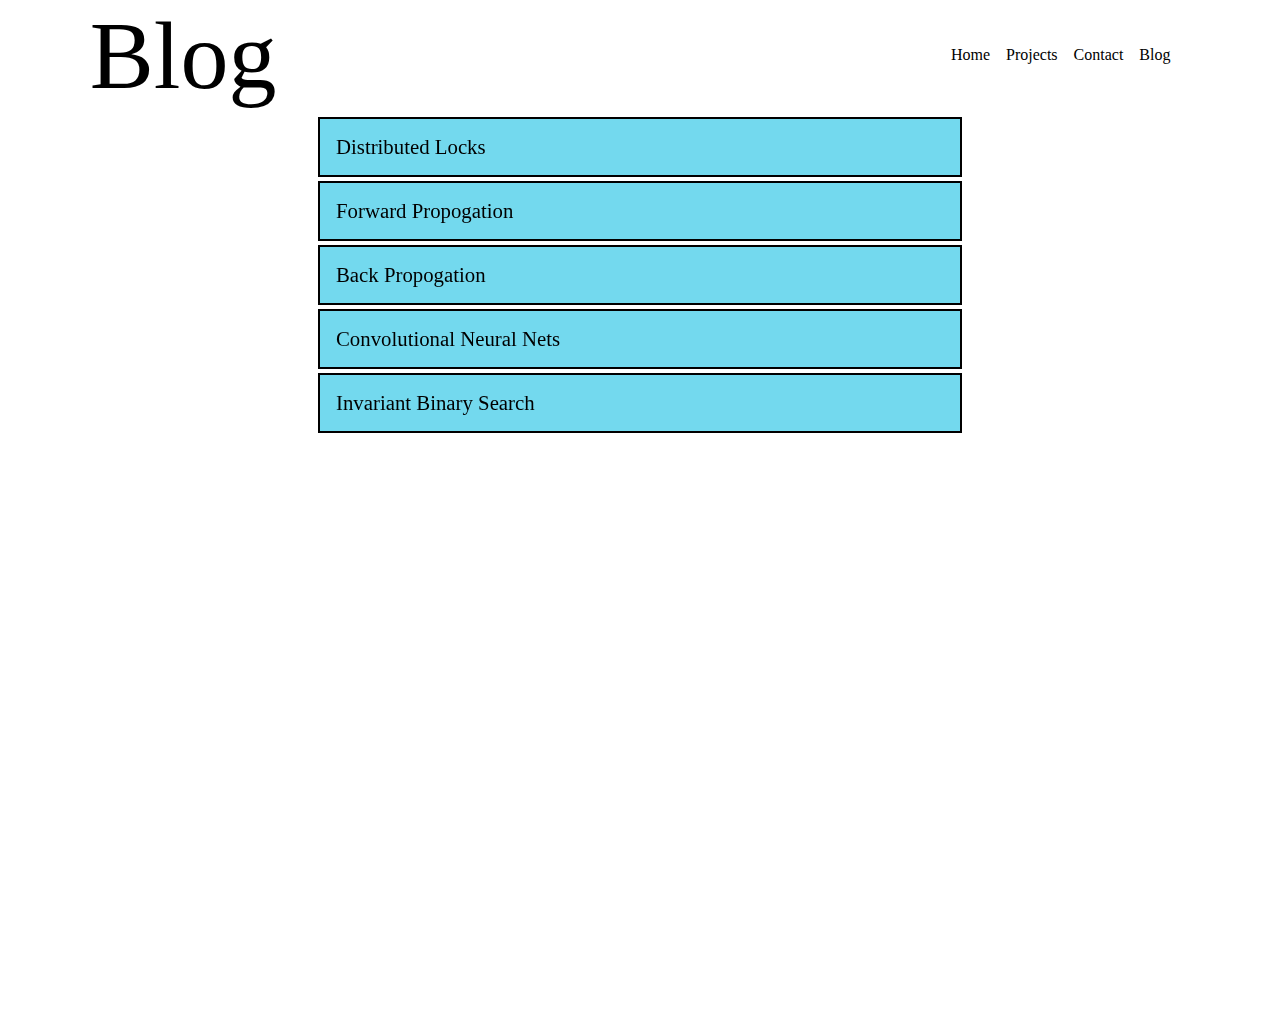
<file: pages/blog.html>
<!DOCTYPE html>
<html lang="en">
  <head>
    <meta charset="UTF-8" />
    <meta http-equiv="X-UA-Compatible" content="IE=edge" />
    <meta name="viewport" content="width=device-width, initial-scale=1.0" />
    <link href="https://unpkg.com/aos@2.3.1/dist/aos.css" rel="stylesheet" />
    <script src="https://unpkg.com/aos@2.3.1/dist/aos.js"></script>
    <link rel="icon" href="../images/updatedlogo.png" />
    <link rel="stylesheet" href="../css/blog.css" />
    <title>Blogs</title>
  </head>
  <body>
    <div class="header flex">
      <h1 class="title">Blog</h1>

      <div class="navbar">
        <a href="../index.html">Home</a>
        <a href="projects.html">Projects</a>
        <a href="contact.html">Contact</a>
        <a href="">Blog</a>
      </div>
    </div>

    <div data-aos="fade-up" class="container">
      <div class="blog">
        <a href="blog-posts/blogpost5.html">Distributed Locks</a>
      </div>
      <div class="blog">
        <a href="blog-posts/blogpost1.html">Forward Propogation</a>
      </div>
      <div class="blog">
        <a href="blog-posts/blogpost3.html">Back Propogation</a>
      </div>
      <div class="blog">
        <a href="blog-posts/blogpost2.html">Convolutional Neural Nets</a>
      </div>
      <div class="blog">
        <a href="blog-posts/blogpost4.html">Invariant Binary Search</a>
      </div>
    </div>

    <script>
      AOS.init();
    </script>
  </body>
</html>
</file>
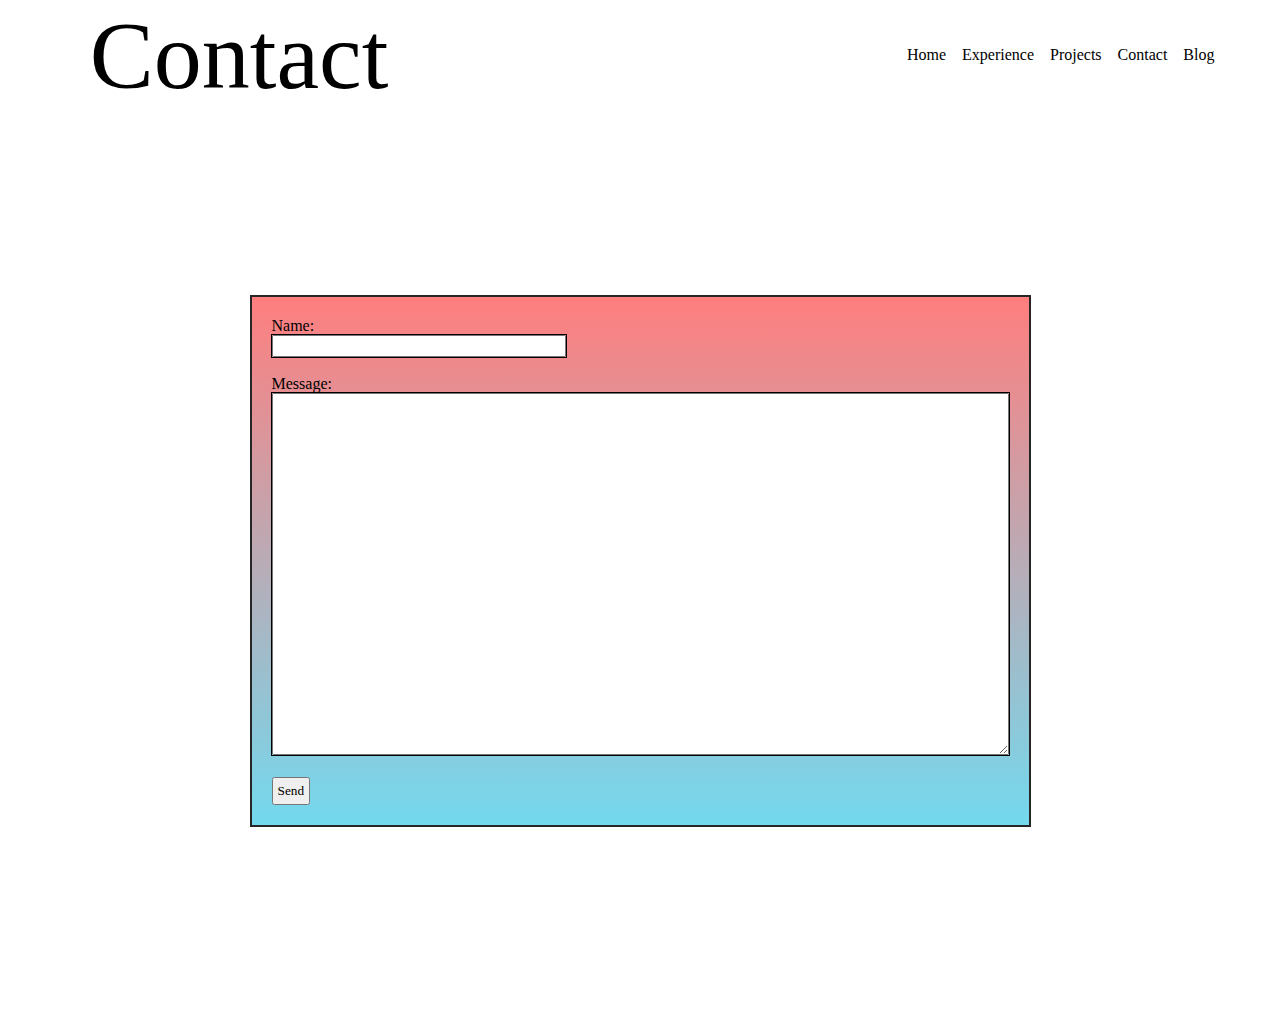
<file: pages/contact.html>
<!DOCTYPE html>
<html lang="en">
  <head>
    <meta charset="UTF-8" />
    <meta http-equiv="X-UA-Compatible" content="IE=edge" />
    <meta name="viewport" content="width=device-width, initial-scale=1.0" />
    <link rel="stylesheet" href="../css/contact.css" />
    <link rel="icon" href="../images/updatedlogo.png">
    <title>Contact</title>
  </head>
  <body>
    <div class="header flex">
      <h1 class="title">Contact</h1>
      <div class="navbar">
        <a href="../index.html">Home</a>
        <a href="experience.html">Experience</a>
        <a href="projects.html">Projects</a>
        <a href="">Contact</a>
        <a href="blog.html">Blog</a>
      </div>
    </div>

    <div class="container flex">
      <form
        action="mailto:anirvinv@gmail.com"
        method="POST"
        enctype="multipart/form-data"
        name="EmailForm"
      >
        <p>Name:</p>
        <input type="text" size="30" name="ContactName" />
        <br />
        <br />
        <p>Message:</p>
        <textarea name="ContactCommentt" rows="20" cols="80"> </textarea>
        <br /><br />
        <input type="submit" value="Send" />
      </form>
    </div>
  </body>
</html>
</file>
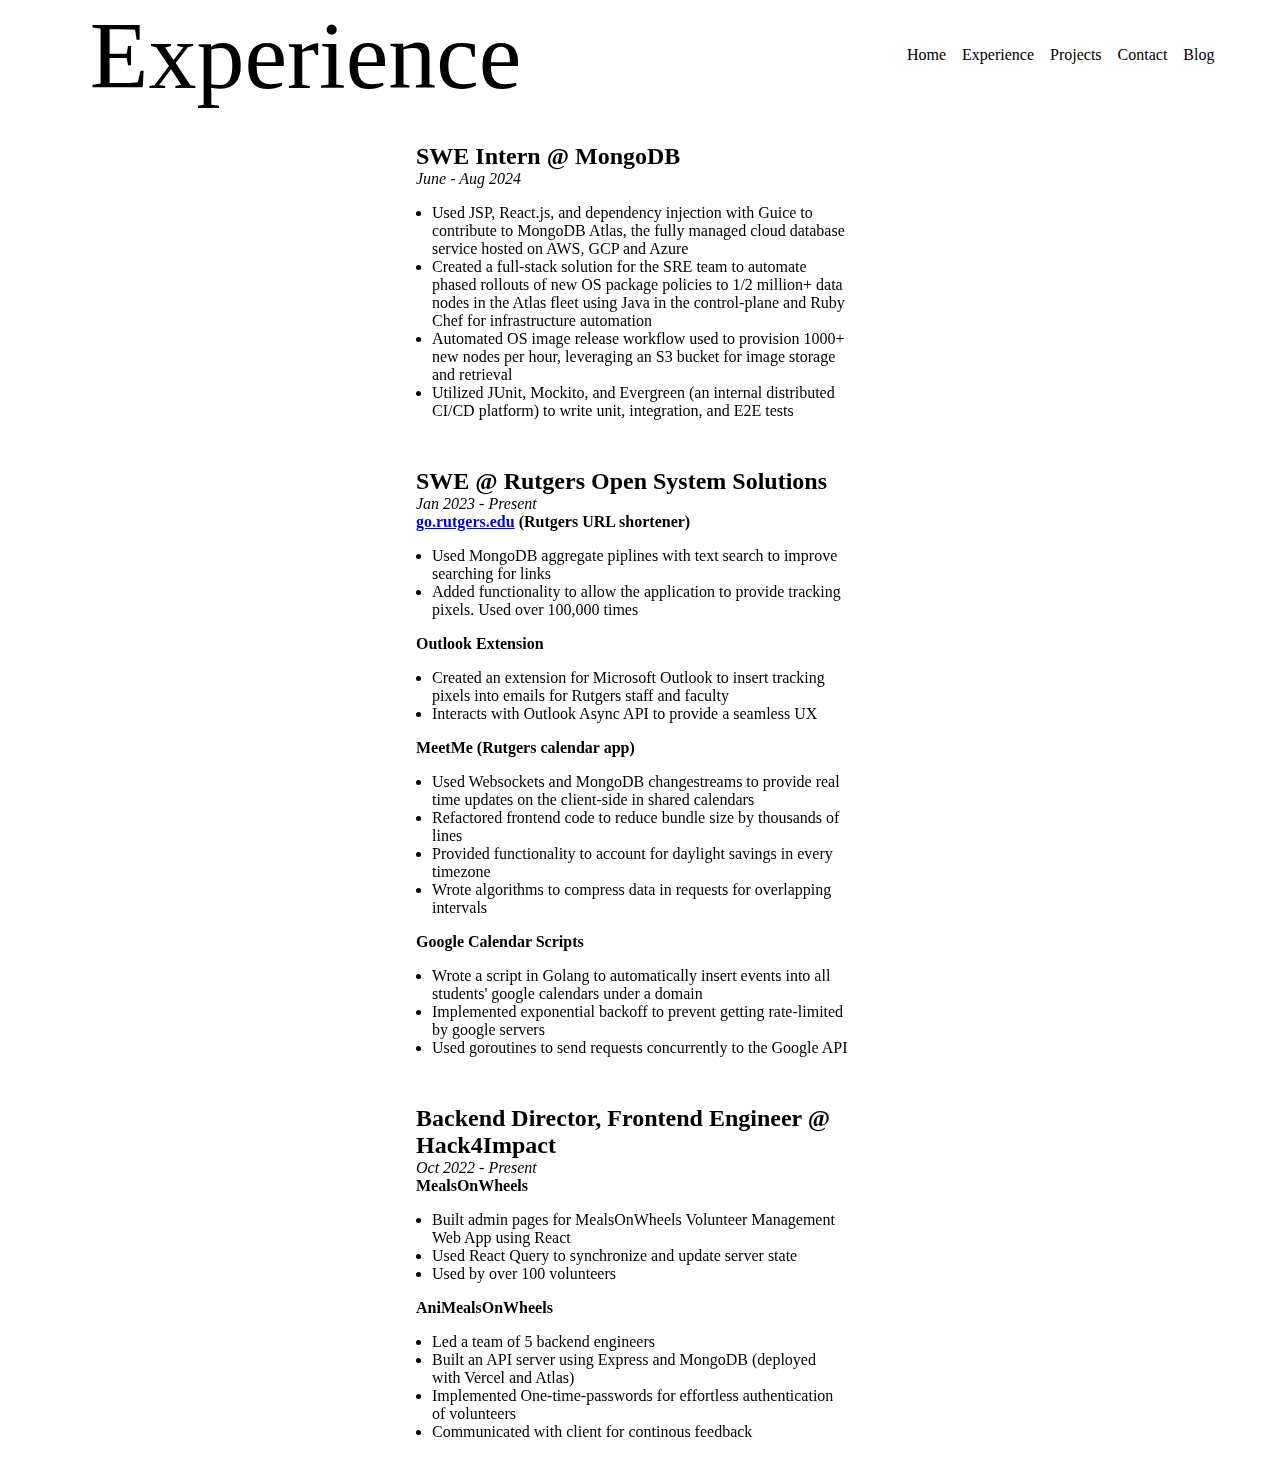
<file: pages/experience.html>
<!DOCTYPE html>
<html lang="en">
  <head>
    <meta charset="UTF-8" />
    <meta http-equiv="X-UA-Compatible" content="IE=edge" />
    <meta name="viewport" content="width=device-width, initial-scale=1.0" />
    <link href="https://unpkg.com/aos@2.3.1/dist/aos.css" rel="stylesheet" />
    <script src="https://unpkg.com/aos@2.3.1/dist/aos.js"></script>
    <link rel="icon" href="../images/updatedlogo.png" />
    <link rel="stylesheet" href="../css/experience.css" />
    <title>Expereince</title>
  </head>
  <body>
    <div class="header flex">
      <h1 class="title">Experience</h1>

      <div class="navbar">
        <a href="../index.html">Home</a>
        <a href="">Experience</a>
        <a href="projects.html">Projects</a>
        <a href="contact.html">Contact</a>
        <a href="blog.html">Blog</a>
      </div>
    </div>
    <div class="container">
      <div data-aos="fade-up" class="container">
        <div class="experience">
          <h2>SWE Intern @ MongoDB</h2>
          <em>June - Aug 2024</em>
          <ul>
            <li>
              Used JSP, React.js, and dependency injection with Guice to
              contribute to MongoDB Atlas, the fully managed cloud database
              service hosted on AWS, GCP and Azure
            </li>
            <li>
              Created a full-stack solution for the SRE team to automate phased
              rollouts of new OS package policies to 1/2 million+ data nodes in
              the Atlas fleet using Java in the control-plane and Ruby Chef for
              infrastructure automation
            </li>
            <li>
              Automated OS image release workflow used to provision 1000+ new
              nodes per hour, leveraging an S3 bucket for image storage and
              retrieval
            </li>
            <li>
              Utilized JUnit, Mockito, and Evergreen (an internal distributed
              CI/CD platform) to write unit, integration, and E2E tests
            </li>
          </ul>
        </div>
        <div class="experience">
          <h2>SWE @ Rutgers Open System Solutions</h2>
          <em>Jan 2023 - Present</em>
          <h4>
            <a href="https://go.rutgers.edu">go.rutgers.edu</a> (Rutgers URL
            shortener)
          </h4>
          <ul>
            <li>
              Used MongoDB aggregate piplines with text search to improve
              searching for links
            </li>
            <li>
              Added functionality to allow the application to provide tracking
              pixels. Used over 100,000 times
            </li>
          </ul>

          <h4>Outlook Extension</h4>
          <ul>
            <li>
              Created an extension for Microsoft Outlook to insert tracking
              pixels into emails for Rutgers staff and faculty
            </li>
            <li>Interacts with Outlook Async API to provide a seamless UX</li>
          </ul>

          <h4>MeetMe (Rutgers calendar app)</h4>
          <ul>
            <li>
              Used Websockets and MongoDB changestreams to provide real time
              updates on the client-side in shared calendars
            </li>
            <li>
              Refactored frontend code to reduce bundle size by thousands of
              lines
            </li>
            <li>
              Provided functionality to account for daylight savings in every
              timezone
            </li>
            <li>
              Wrote algorithms to compress data in requests for overlapping
              intervals
            </li>
          </ul>

          <h4>Google Calendar Scripts</h4>
          <ul>
            <li>
              Wrote a script in Golang to automatically insert events into all
              students' google calendars under a domain
            </li>
            <li>
              Implemented exponential backoff to prevent getting rate-limited by
              google servers
            </li>
            <li>
              Used goroutines to send requests concurrently to the Google API
            </li>
          </ul>
        </div>

        <div class="experience">
          <h2>Backend Director, Frontend Engineer @ Hack4Impact</h2>
          <em>Oct 2022 - Present</em>

          <h4>MealsOnWheels</h4>
          <ul>
            <li>
              Built admin pages for MealsOnWheels Volunteer Management Web App
              using React
            </li>
            <li>Used React Query to synchronize and update server state</li>
            <li>Used by over 100 volunteers</li>
          </ul>

          <h4>AniMealsOnWheels</h4>
          <ul>
            <li>Led a team of 5 backend engineers</li>
            <li>
              Built an API server using Express and MongoDB (deployed with
              Vercel and Atlas)
            </li>
            <li>
              Implemented One-time-passwords for effortless authentication of
              volunteers
            </li>
            <li>Communicated with client for continous feedback</li>
          </ul>
        </div>
      </div>
    </div>

    <script>
      AOS.init();
    </script>
  </body>
</html>
</file>
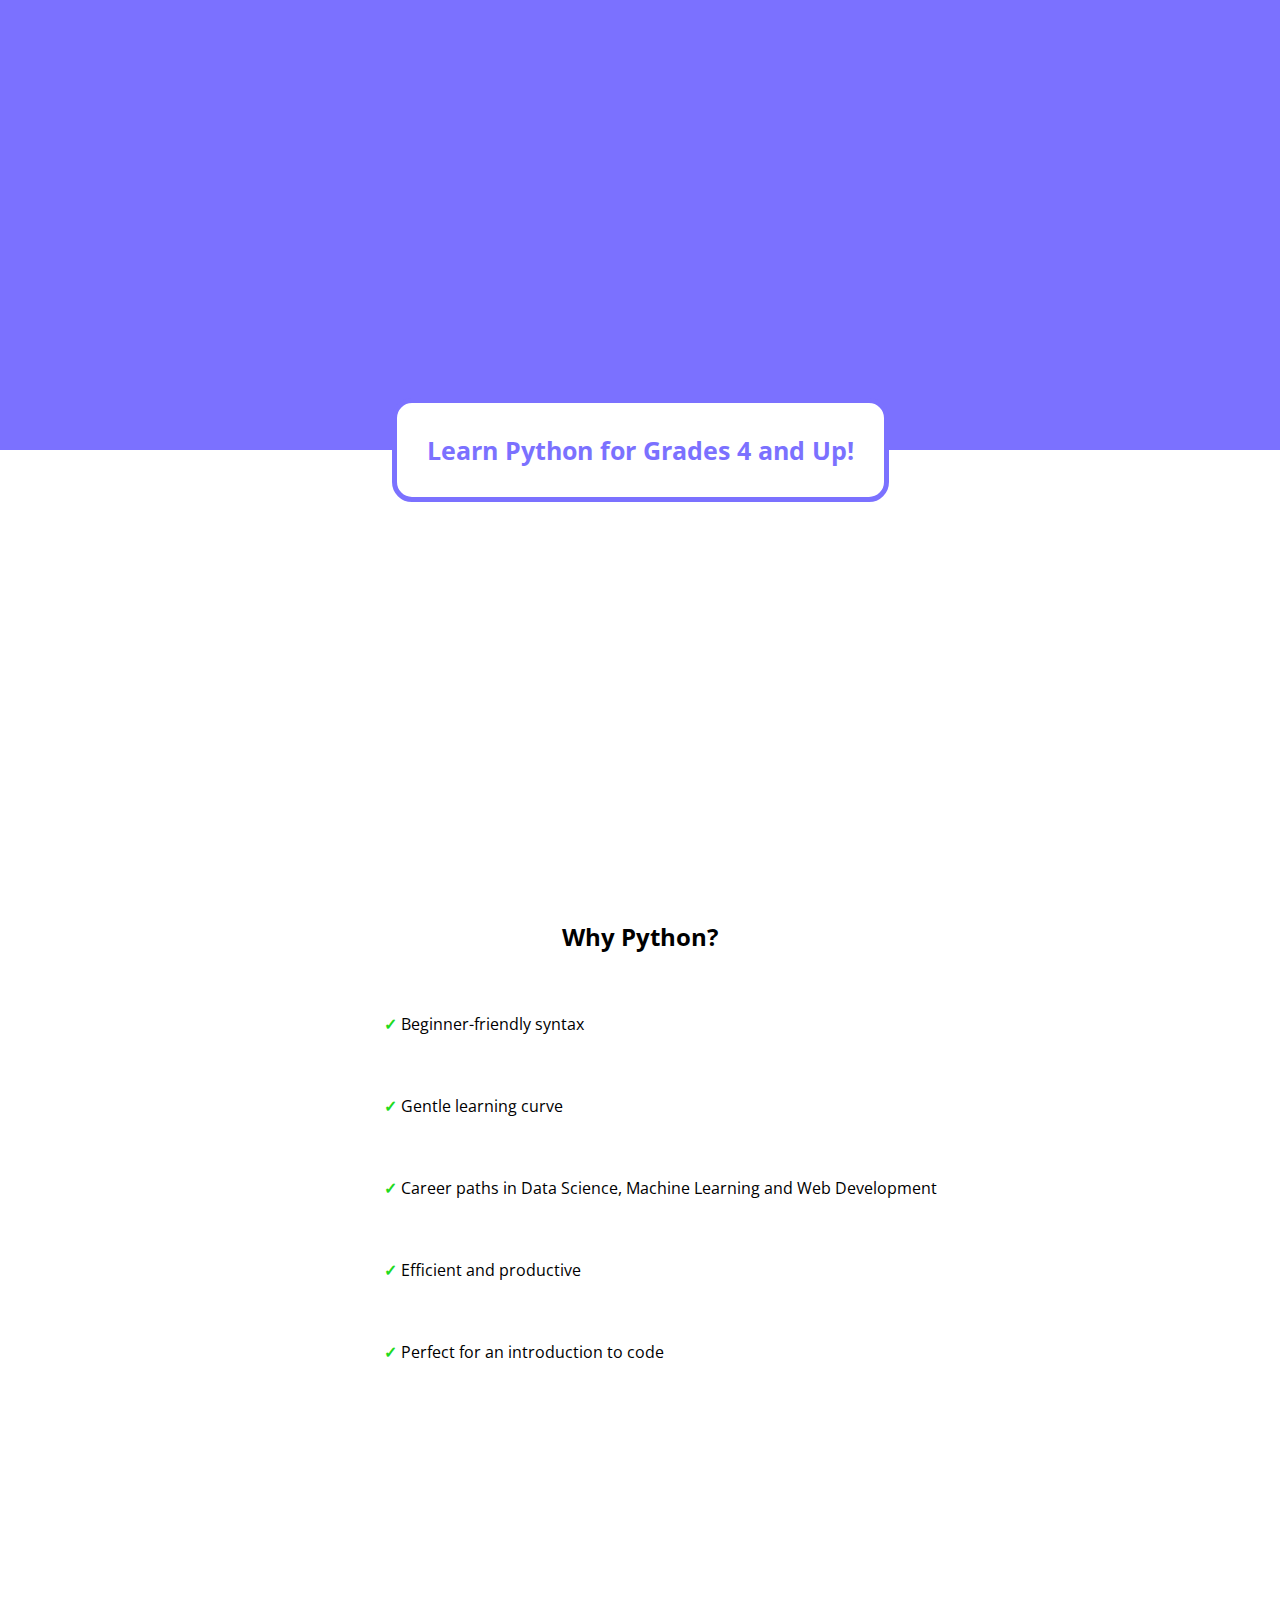
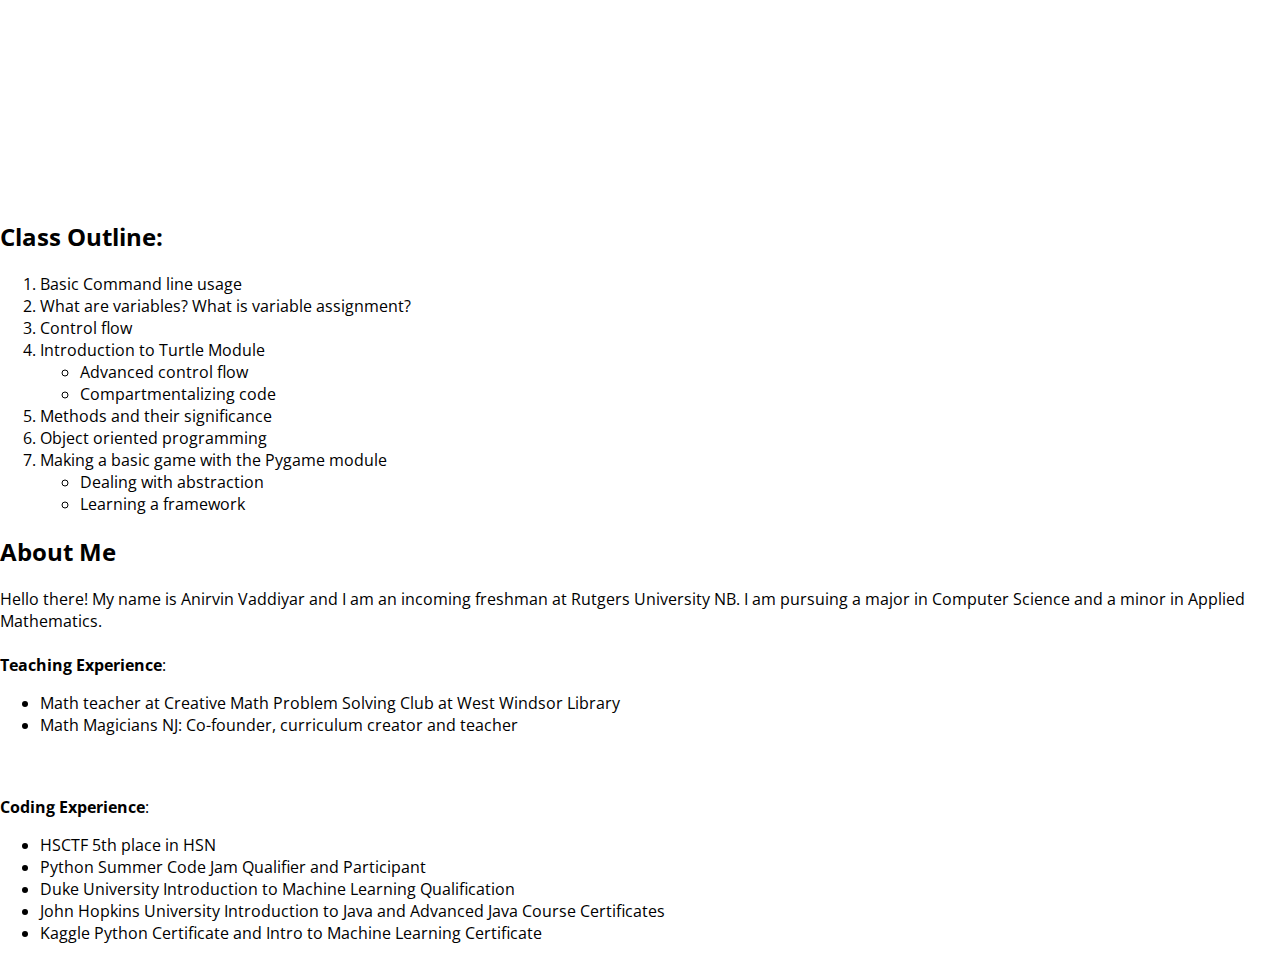
<file: pages/pythontutorials.html>
<!DOCTYPE html>
<html>
	<head>
		<meta charset="utf-8" />
		<meta http-equiv="X-UA-Compatible" content="IE=edge" />
		<title></title>
		<meta name="description" content="" />
		<meta name="viewport" content="width=device-width, initial-scale=1" />

		<link rel="stylesheet" href="../css/pythontutorials.css" />
	</head>
	<body>
		<div class="header">
			<div class="header__introduction">
				<h1>Learn Python for Grades 4 and Up!</h1>
				<h2>Beginner python lessons to introduce young minds to code</h2>
			</div>
		</div>
		<div class="flex">
			<div class="whypython">
				<h2>Why Python?</h2>
				<ul>
					<li>Beginner-friendly syntax</li>
					<li>Gentle learning curve</li>
					<li>
						Career paths in Data Science, Machine Learning and Web Development
					</li>
					<li>Efficient and productive</li>
					<li>Perfect for an introduction to code</li>
				</ul>
			</div>
		</div>

		<div class="classoutline">
			<div>
				<h2>Class Outline:</h2>
				<ol>
					<li>Basic Command line usage</li>
					<li>What are variables? What is variable assignment?</li>
					<li>Control flow</li>
					<li>Introduction to Turtle Module</li>
					<ul>
						<li>Advanced control flow</li>
						<li>Compartmentalizing code</li>
					</ul>
					<li>Methods and their significance</li>
					<li>Object oriented programming</li>
					<li>Making a basic game with the Pygame module</li>
					<ul>
						<li>Dealing with abstraction</li>
						<li>Learning a framework</li>
					</ul>
				</ol>
			</div>
		</div>
		<div class="whyme">
			<h2>About Me</h2>
			<div class="flex">
				<img src="../images/IMG_8545-removebg-preview.png" alt="" />
				<div class="about">
					Hello there! My name is Anirvin Vaddiyar and I am an incoming freshman
					at Rutgers University NB. I am pursuing a major in Computer Science
					and a minor in Applied Mathematics.
					<br />
					<br />
					<strong>Teaching Experience</strong>:
					<ul>
						<li>
							Math teacher at Creative Math Problem Solving Club at West Windsor
							Library
						</li>
						<li>
							Math Magicians NJ: Co-founder, curriculum creator and teacher
						</li>
					</ul>
					<br />
					<br />
					<strong>Coding Experience</strong>:
					<ul>
						<li>HSCTF 5th place in HSN</li>
						<li>Python Summer Code Jam Qualifier and Participant</li>
						<li>
							Duke University Introduction to Machine Learning Qualification
						</li>
						<li>
							John Hopkins University Introduction to Java and Advanced Java
							Course Certificates
						</li>
						<li>
							Kaggle Python Certificate and Intro to Machine Learning
							Certificate
						</li>
					</ul>
				</div>
			</div>
		</div>
	</body>
</html>
</file>
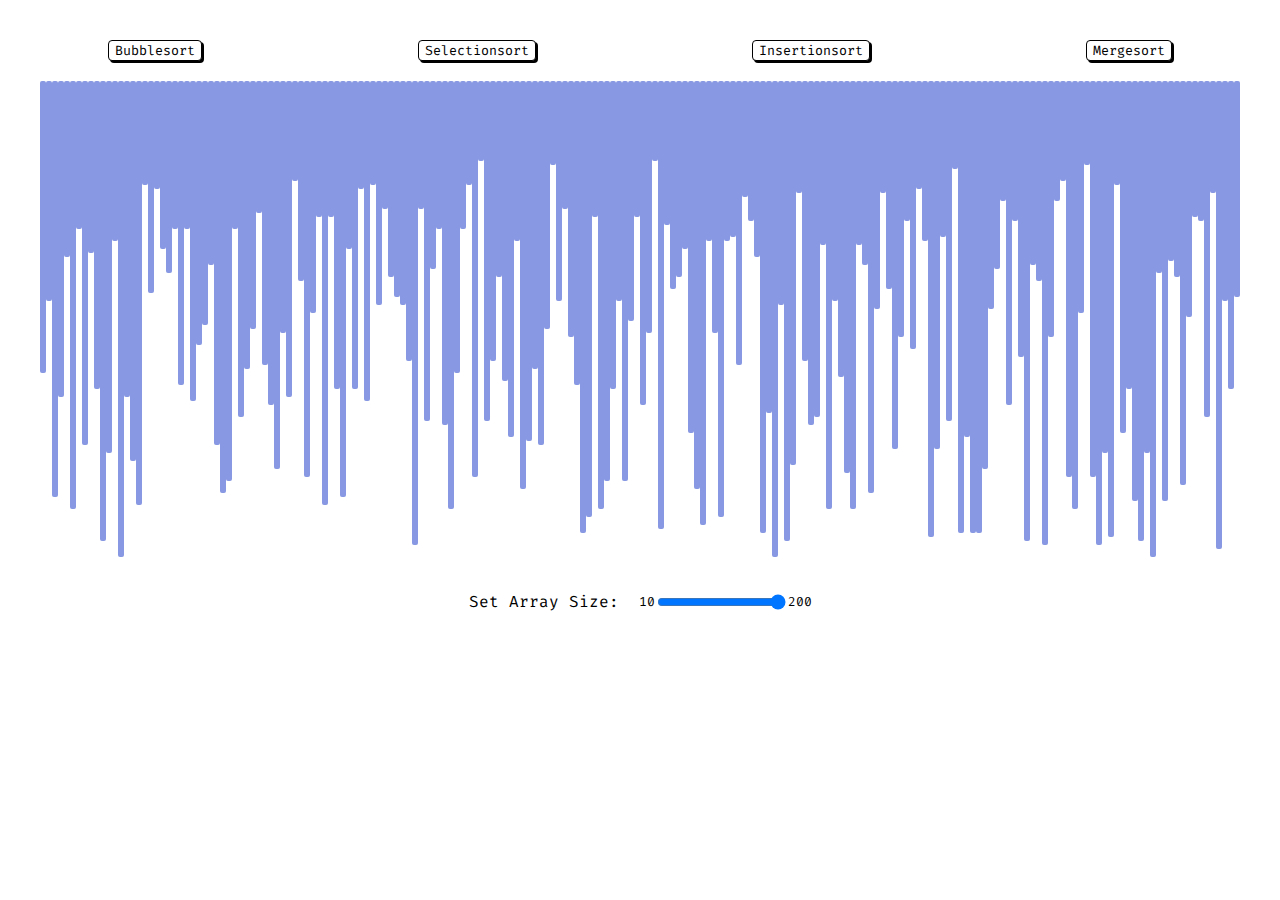
<file: pages/visualsort.html>
<!DOCTYPE html>
<html lang="en">
	<head>
		<meta charset="UTF-8" />
		<meta http-equiv="X-UA-Compatible" content="IE=edge" />
		<meta name="viewport" content="width=device-width, initial-scale=1.0" />
		<title>VisualSort</title>
		<link rel="stylesheet" href="./visualsortstyles/style.css" />
		<script type="module" src="./visualJs/main.js"></script>
	</head>
	<body>
		<div class="selector">
			<button class="sort" id="bubbleButton">Bubblesort</button>
			<button class="sort" id="selectionButton">Selectionsort</button>
			<button class="sort" id="insertionButton">Insertionsort</button>
			<button class="sort" id="mergeSort">Mergesort</button>
		</div>

		<div class="container">
			<div class="div__container"></div>
		</div>
		<div class="newArr">
			<label for="arraysize"> Set Array Size: </label>
			<div class="flex">
				10 <input id="arraysize" type="range" min="10" max="200" /> 200
			</div>
		</div>
	</body>
</html>
</file>
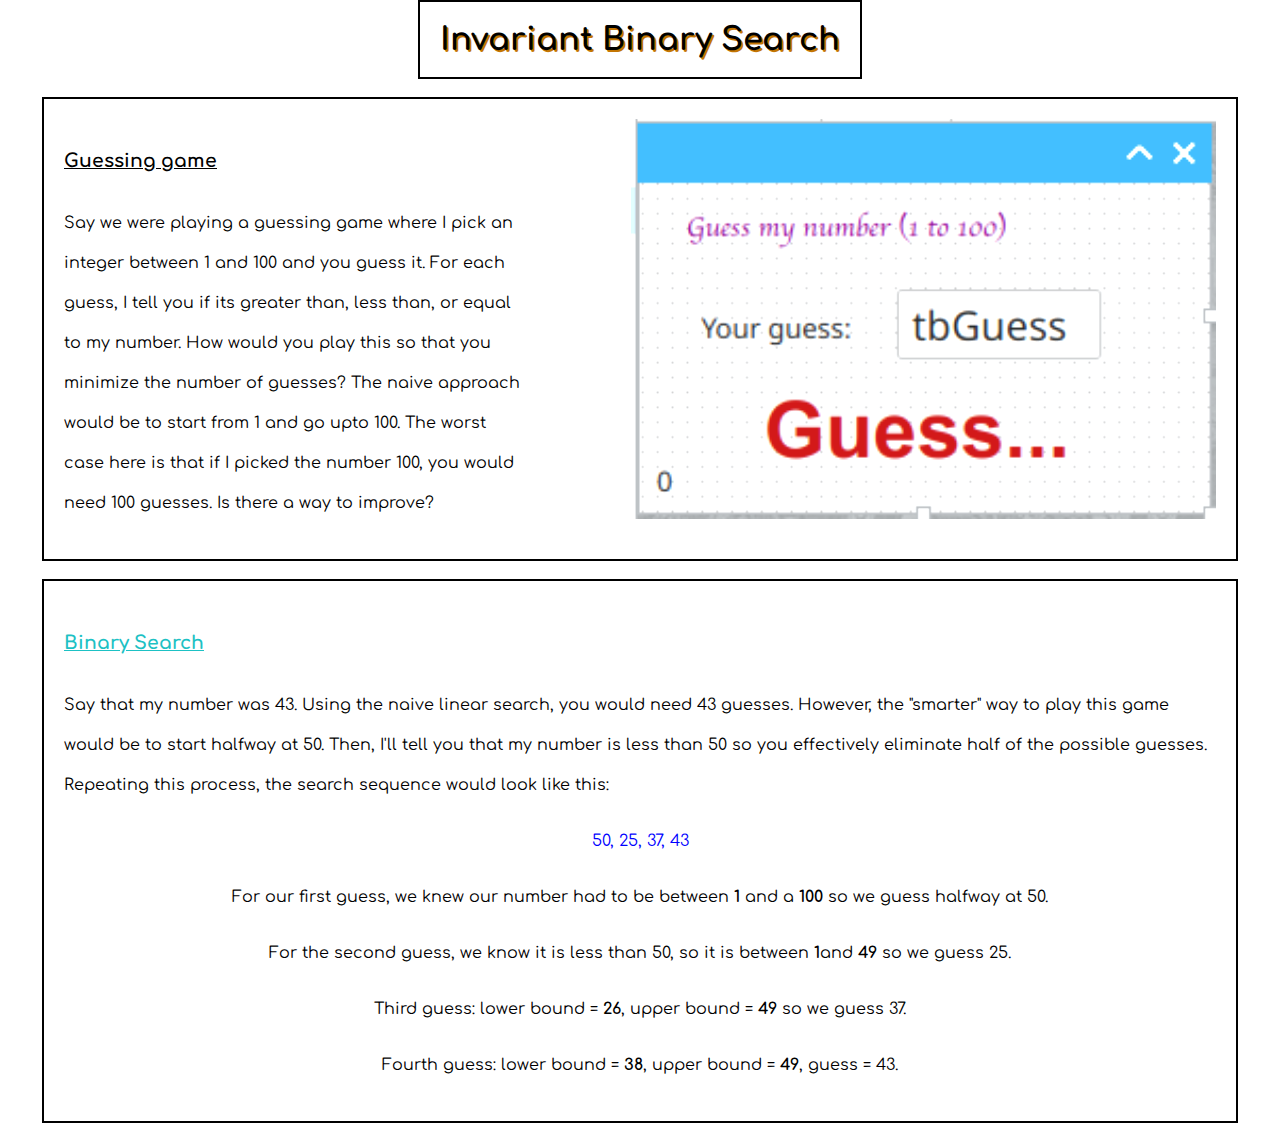
<file: pages/blog-posts/blogpost4.html>
<!DOCTYPE html>
<html>
	<head>
		<meta charset="utf-8" />
		<meta http-equiv="X-UA-Compatible" content="IE=edge" />
		<title>Invariant Binary Search</title>
		<meta name="description" content="" />
		<meta name="viewport" content="width=device-width, initial-scale=1" />
		<link rel="stylesheet" href="./styles/blog4style.css" />
		<link rel="stylesheet" href="styles/blogstyle.css" />
	</head>
	<body>
		<div class="parts" id="contents">
			<h1>Invariant Binary Search</h1>
			<div id="intro">
				<div>
					<h3>Guessing game</h3>
					<p>
						Say we were playing a guessing game where I pick an integer between
						1 and 100 and you guess it. For each guess, I tell you if its
						greater than, less than, or equal to my number. How would you play
						this so that you minimize the number of guesses? The naive approach
						would be to start from 1 and go upto 100. The worst case here is
						that if I picked the number 100, you would need 100 guesses. Is
						there a way to improve?
					</p>
				</div>
				<img style="margin-left: 100px" src="./images/guessnum.png" alt="" />
			</div>
			<div class="parts">
				<h3>Binary Search</h3>
				<p>
					Say that my number was 43. Using the naive linear search, you would
					need 43 guesses. However, the "smarter" way to play this game would be
					to start halfway at 50. Then, I'll tell you that my number is less
					than 50 so you effectively eliminate half of the possible guesses.
					Repeating this process, the search sequence would look like this: 
                    <p style="text-align:center; color:blue;">50, 25, 37, 43</p>
                    <p style="text-align:center">For our first guess, we knew our number had to be between <strong>1</strong> and a <strong>100</strong> so we guess halfway at 50. </p>
                    <p style="text-align:center">For the second guess, we know it is less than 50, so it is between <strong>1</strong>and <strong>49</strong> so we guess 25.</p>
                    <p style="text-align:center">Third guess: lower bound = <strong>26</strong>, upper bound = <strong>49</strong> so we guess 37. </p>
                    <p style="text-align:center">Fourth guess: lower bound = <strong>38</strong>, upper bound = <strong>49</strong>, guess = 43.</p>
                </p>
			</div>
		</div>
	</body>
</html>
</file>
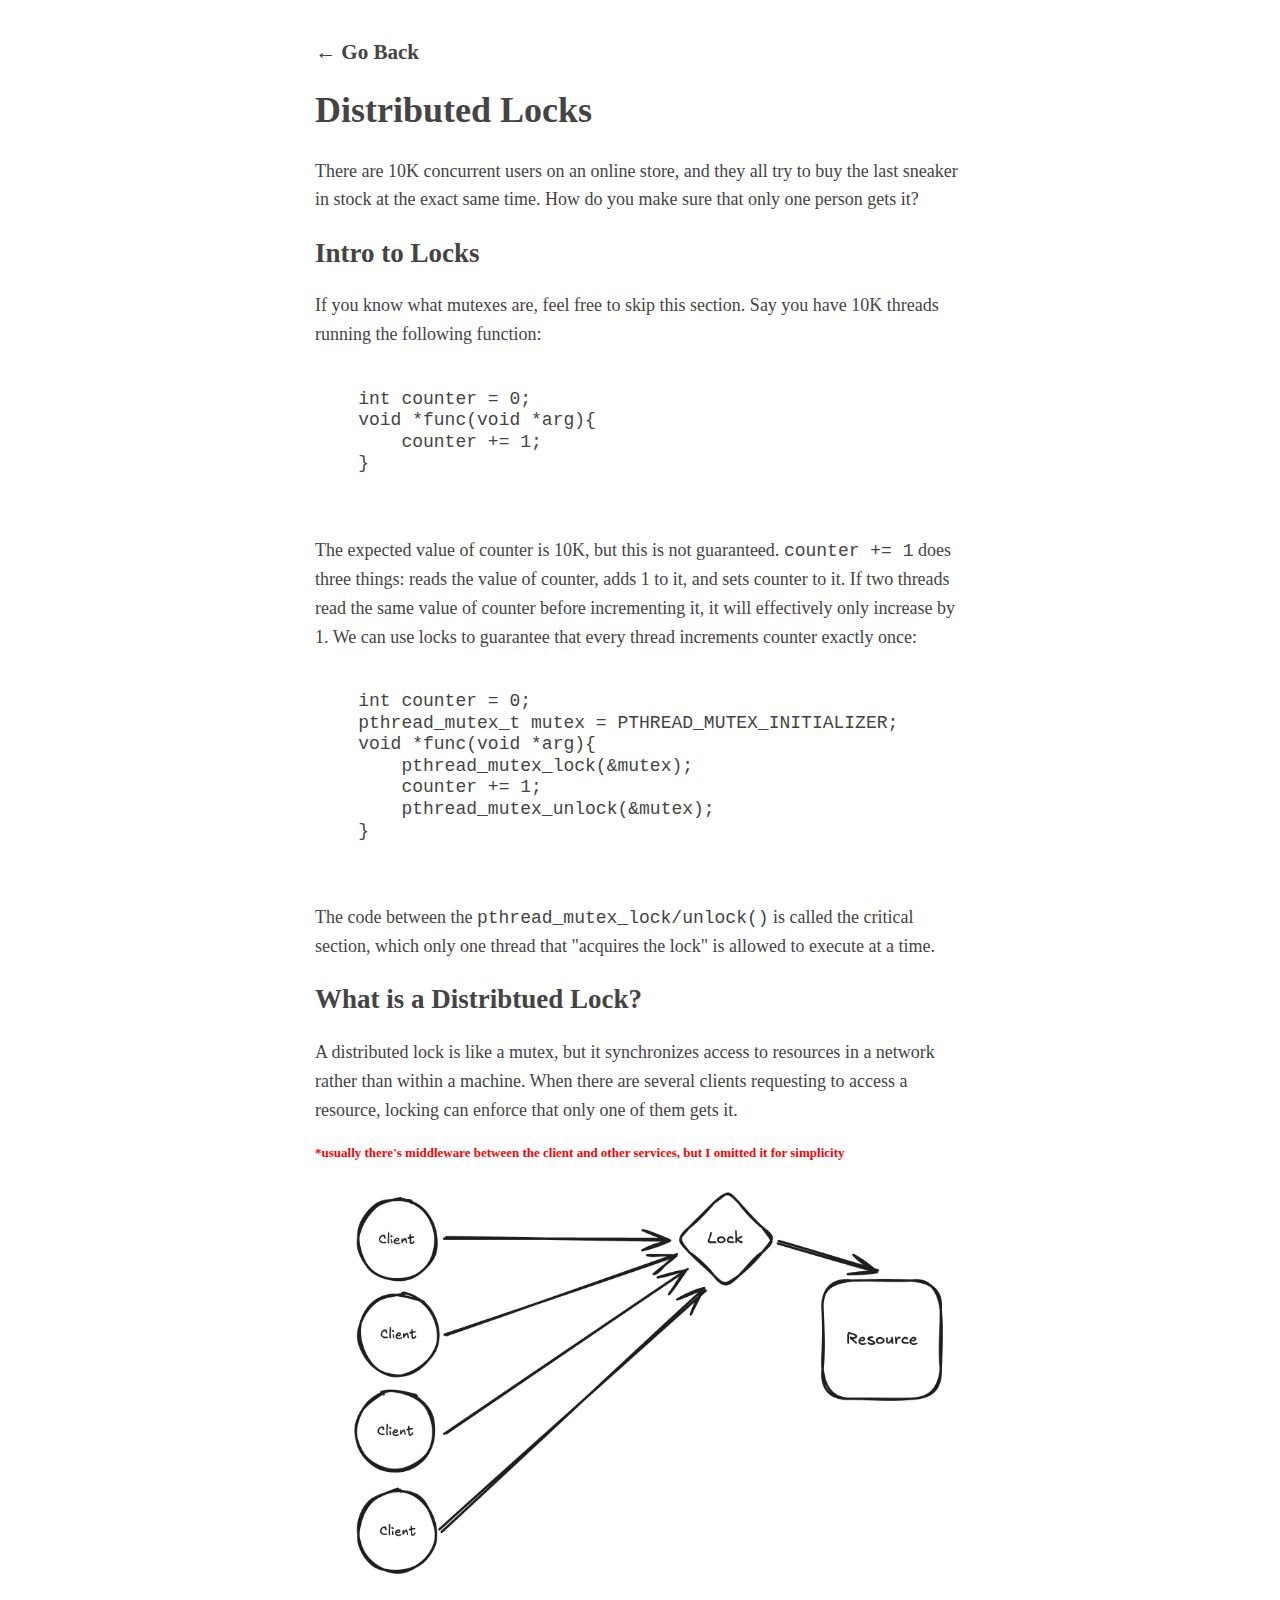
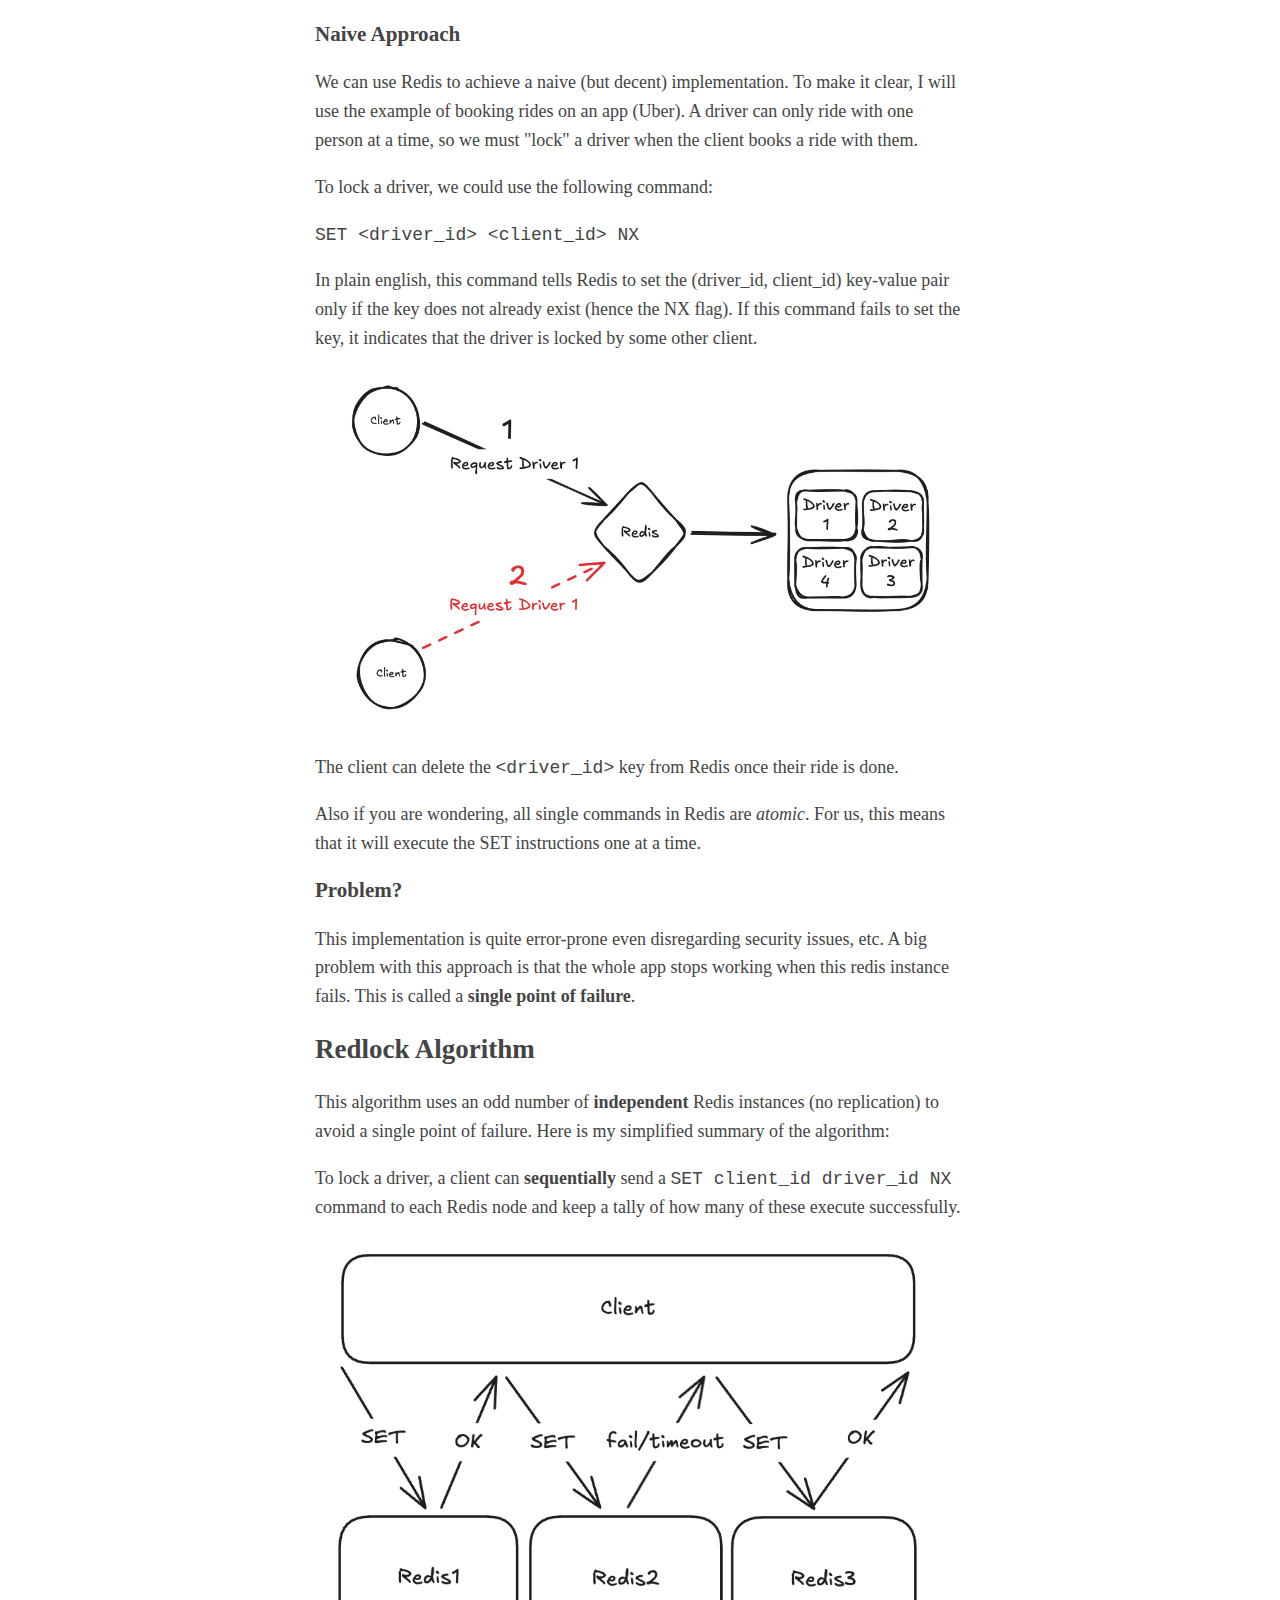
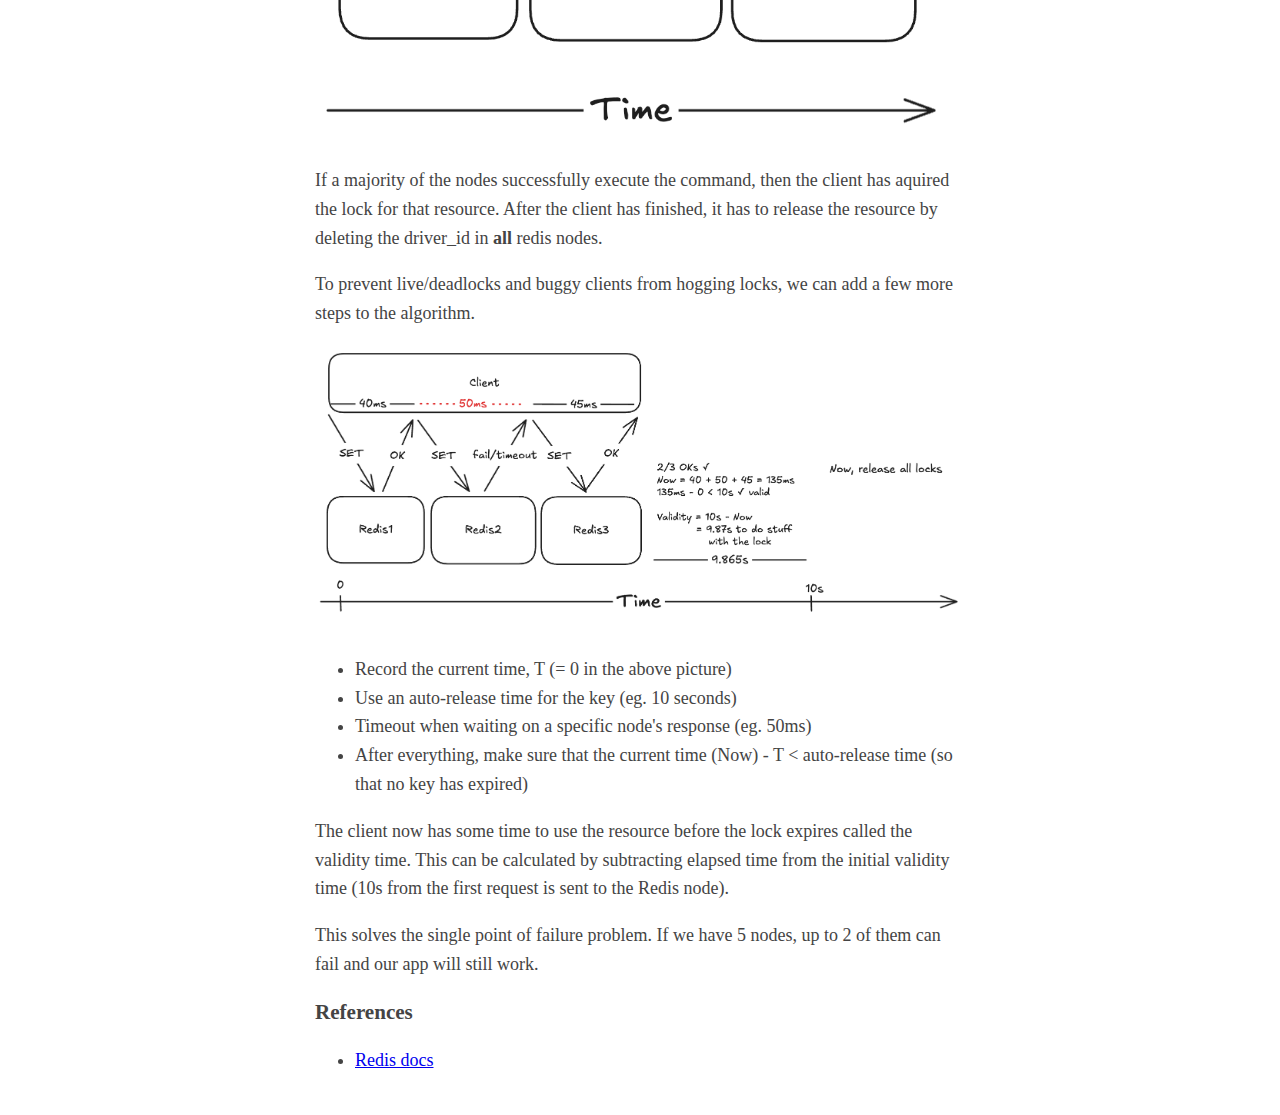
<file: pages/blog-posts/blogpost5.html>
<!DOCTYPE html>
<html lang="en">
  <head>
    <meta charset="UTF-8" />
    <meta name="viewport" content="width=device-width, initial-scale=1.0" />
    <title>Distributed Locks</title>
    <link rel="icon" href="../../images/updatedlogo.png" />
    <style>
      body {
        margin: 40px auto;
        max-width: 650px;
        line-height: 1.6;
        font-size: 18px;
        color: #444;
        padding: 0 10px;
      }
      h1,
      h2,
      h3 {
        line-height: 1.2;
      }
      code,
      pre {
        padding: 0;
        margin: 0;
        line-height: 1.2;
      }
    </style>
  </head>
  <body>
    <h3 onclick="location.href='../blog.html' " style="cursor: pointer">
      ← Go Back
    </h3>
    <h1>Distributed Locks</h1>
    <p>
      There are 10K concurrent users on an online store, and they all try to buy
      the last sneaker in stock at the exact same time. How do you make sure
      that only one person gets it?
    </p>
    <h2>Intro to Locks</h2>
    <p>
      If you know what mutexes are, feel free to skip this section. Say you have
      10K threads running the following function:
    </p>
    <pre>
    <code> 
    int counter = 0;
    void *func(void *arg){
        counter += 1;   
    }
    </code>
    </pre>
    <p>
      The expected value of counter is 10K, but this is not guaranteed.
      <code>counter += 1</code>
      does three things: reads the value of counter, adds 1 to it, and sets
      counter to it. If two threads read the same value of counter before
      incrementing it, it will effectively only increase by 1. We can use locks
      to guarantee that every thread increments counter exactly once:
    </p>
    <pre>
        <code>
    int counter = 0;
    pthread_mutex_t mutex = PTHREAD_MUTEX_INITIALIZER;
    void *func(void *arg){
        pthread_mutex_lock(&mutex);
        counter += 1;   
        pthread_mutex_unlock(&mutex);
    }
        </code>
      </pre>
    <p>
      The code between the <code>pthread_mutex_lock/unlock()</code> is called
      the critical section, which only one thread that "acquires the lock" is
      allowed to execute at a time.
    </p>
    <h2>What is a Distribtued Lock?</h2>
    <p>
      A distributed lock is like a mutex, but it synchronizes access to
      resources in a network rather than within a machine. When there are
      several clients requesting to access a resource, locking can enforce that
      only one of them gets it.
    </p>

    <p style="color: red; font-size: small">
      <strong
        >*usually there's middleware between the client and other services, but
        I omitted it for simplicity</strong
      >
    </p>
    <img src="images/locks1.png" alt="" style="width: 100%" />
    <h3>Naive Approach</h3>
    <p>
      We can use Redis to achieve a naive (but decent) implementation. To make
      it clear, I will use the example of booking rides on an app (Uber). A
      driver can only ride with one person at a time, so we must "lock" a driver
      when the client books a ride with them.
    </p>
    <p>To lock a driver, we could use the following command:</p>
    <code>SET &lt;driver_id&gt; &lt;client_id&gt; NX</code>
    <p>
      In plain english, this command tells Redis to set the (driver_id,
      client_id) key-value pair only if the key does not already exist (hence
      the NX flag). If this command fails to set the key, it indicates that the
      driver is locked by some other client.
    </p>
    <img src="images/locks2.png" alt="" style="width: 100%" />
    <p>
      The client can delete the <code>&lt;driver_id&gt;</code> key from Redis
      once their ride is done.
    </p>
    <p>
      Also if you are wondering, all single commands in Redis are <i>atomic</i>.
      For us, this means that it will execute the SET instructions one at a
      time.
    </p>

    <h3>Problem?</h3>
    <p>
      This implementation is quite error-prone even disregarding security
      issues, etc. A big problem with this approach is that the whole app stops
      working when this redis instance fails. This is called a
      <strong>single point of failure</strong>.
    </p>
    <h2>Redlock Algorithm</h2>
    <p>
      This algorithm uses an odd number of <strong>independent</strong> Redis
      instances (no replication) to avoid a single point of failure. Here is my
      simplified summary of the algorithm:
    </p>
    <p>
      To lock a driver, a client can <strong>sequentially</strong> send a
      <code>SET client_id driver_id NX</code> command to each Redis node and
      keep a tally of how many of these execute successfully.
    </p>
    <img src="images/locks3.png" alt="" width="100%" />
    <p>
      If a majority of the nodes successfully execute the command, then the
      client has aquired the lock for that resource. After the client has
      finished, it has to release the resource by deleting the driver_id in
      <strong>all</strong> redis nodes.
    </p>
    <p>
      To prevent live/deadlocks and buggy clients from hogging locks, we can add
      a few more steps to the algorithm.
    </p>
    <img src="images/locks4.png" alt="" width="100%" />
    <ul>
      <li>Record the current time, T (= 0 in the above picture)</li>
      <li>Use an auto-release time for the key (eg. 10 seconds)</li>
      <li>Timeout when waiting on a specific node's response (eg. 50ms)</li>
      <li>
        After everything, make sure that the current time (Now) - T &lt;
        auto-release time (so that no key has expired)
      </li>
    </ul>
    <p>
      The client now has some time to use the resource before the lock expires
      called the validity time. This can be calculated by subtracting elapsed
      time from the initial validity time (10s from the first request is sent to
      the Redis node).
    </p>
    <p>
      This solves the single point of failure problem. If we have 5 nodes, up to
      2 of them can fail and our app will still work.
    </p>
    <h3>References</h3>
    <ul>
      <li>
        <a
          href="https://redis.io/docs/latest/develop/use/patterns/distributed-locks/"
          >Redis docs</a
        >
      </li>
    </ul>
  </body>
</html>
</file>
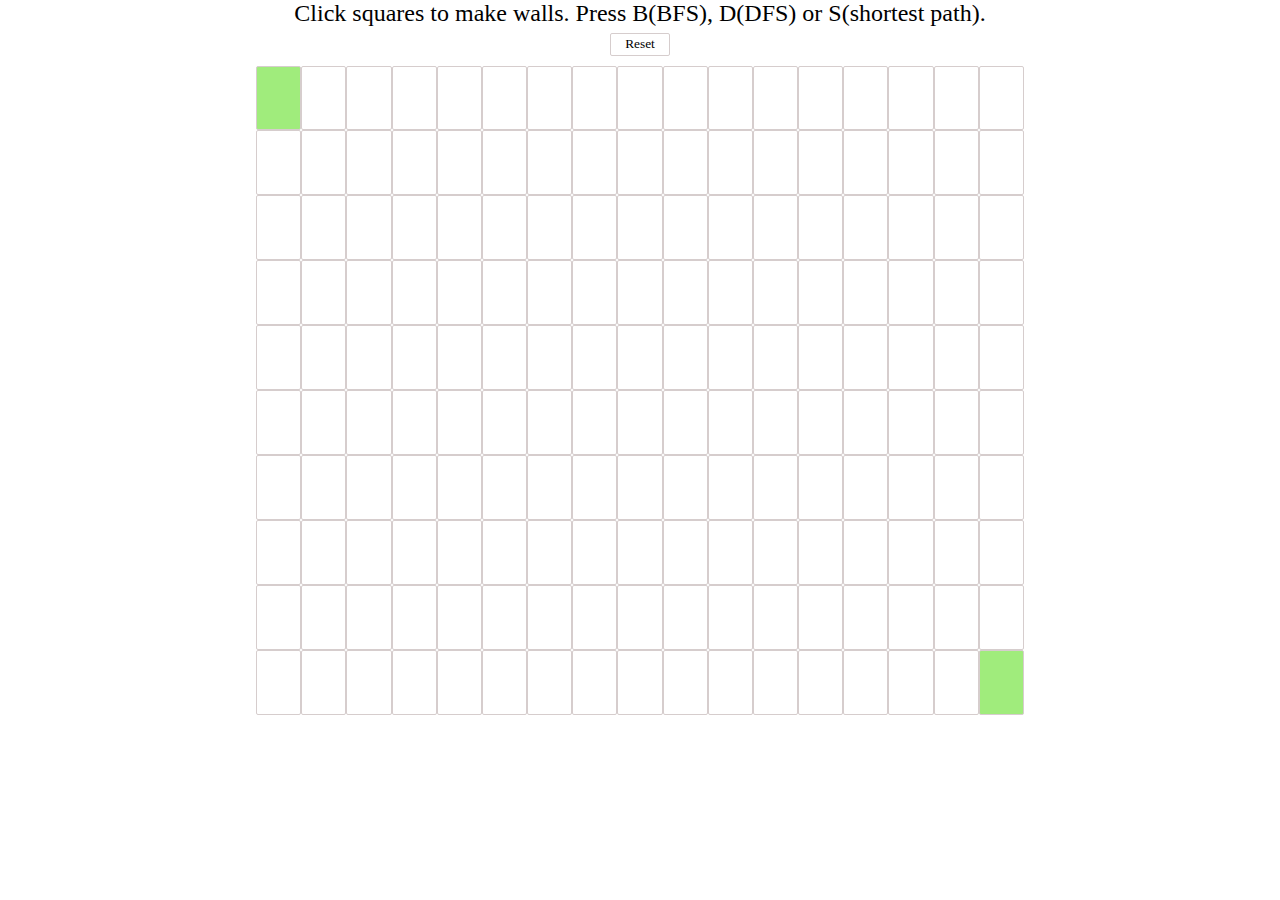
<file: pages/pFinder/pathfinder.html>
<!DOCTYPE html>
<html lang="en">
	<head>
		<meta charset="UTF-8" />
		<meta http-equiv="X-UA-Compatible" content="IE=edge" />
		<meta name="viewport" content="width=device-width, initial-scale=1.0" />
		<link rel="stylesheet" href="./styles/main.css" />
		<title>PathFinder</title>
	</head>
	<body>
		<div class="container">
			<div class="instructions">
				<p>
					Click squares to make walls. Press B(BFS), D(DFS) or S(shortest path).
				</p>
				<button id="reset">Reset</button>
			</div>
			<div class="maze_container">
				<div id="maze">
					<div class="row">
						<div class="box"></div>
						<div class="box"></div>
						<div class="box"></div>
						<div class="box"></div>
						<div class="box"></div>
						<div class="box"></div>
						<div class="box"></div>
						<div class="box"></div>
						<div class="box"></div>
						<div class="box"></div>
						<div class="box"></div>
						<div class="box"></div>
						<div class="box"></div>
						<div class="box"></div>
						<div class="box"></div>
						<div class="box"></div>
						<div class="box"></div>
					</div>
					<div class="row">
						<div class="box"></div>
						<div class="box"></div>
						<div class="box"></div>
						<div class="box"></div>
						<div class="box"></div>
						<div class="box"></div>
						<div class="box"></div>
						<div class="box"></div>
						<div class="box"></div>
						<div class="box"></div>
						<div class="box"></div>
						<div class="box"></div>
						<div class="box"></div>
						<div class="box"></div>
						<div class="box"></div>
						<div class="box"></div>
						<div class="box"></div>
					</div>
					<div class="row">
						<div class="box"></div>
						<div class="box"></div>
						<div class="box"></div>
						<div class="box"></div>
						<div class="box"></div>
						<div class="box"></div>
						<div class="box"></div>
						<div class="box"></div>
						<div class="box"></div>
						<div class="box"></div>
						<div class="box"></div>
						<div class="box"></div>
						<div class="box"></div>
						<div class="box"></div>
						<div class="box"></div>
						<div class="box"></div>
						<div class="box"></div>
					</div>
					<div class="row">
						<div class="box"></div>
						<div class="box"></div>
						<div class="box"></div>
						<div class="box"></div>
						<div class="box"></div>
						<div class="box"></div>
						<div class="box"></div>
						<div class="box"></div>
						<div class="box"></div>
						<div class="box"></div>
						<div class="box"></div>
						<div class="box"></div>
						<div class="box"></div>
						<div class="box"></div>
						<div class="box"></div>
						<div class="box"></div>
						<div class="box"></div>
					</div>
					<div class="row">
						<div class="box"></div>
						<div class="box"></div>
						<div class="box"></div>
						<div class="box"></div>
						<div class="box"></div>
						<div class="box"></div>
						<div class="box"></div>
						<div class="box"></div>
						<div class="box"></div>
						<div class="box"></div>
						<div class="box"></div>
						<div class="box"></div>
						<div class="box"></div>
						<div class="box"></div>
						<div class="box"></div>
						<div class="box"></div>
						<div class="box"></div>
					</div>
					<div class="row">
						<div class="box"></div>
						<div class="box"></div>
						<div class="box"></div>
						<div class="box"></div>
						<div class="box"></div>
						<div class="box"></div>
						<div class="box"></div>
						<div class="box"></div>
						<div class="box"></div>
						<div class="box"></div>
						<div class="box"></div>
						<div class="box"></div>
						<div class="box"></div>
						<div class="box"></div>
						<div class="box"></div>
						<div class="box"></div>
						<div class="box"></div>
					</div>
					<div class="row">
						<div class="box"></div>
						<div class="box"></div>
						<div class="box"></div>
						<div class="box"></div>
						<div class="box"></div>
						<div class="box"></div>
						<div class="box"></div>
						<div class="box"></div>
						<div class="box"></div>
						<div class="box"></div>
						<div class="box"></div>
						<div class="box"></div>
						<div class="box"></div>
						<div class="box"></div>
						<div class="box"></div>
						<div class="box"></div>
						<div class="box"></div>
					</div>
					<div class="row">
						<div class="box"></div>
						<div class="box"></div>
						<div class="box"></div>
						<div class="box"></div>
						<div class="box"></div>
						<div class="box"></div>
						<div class="box"></div>
						<div class="box"></div>
						<div class="box"></div>
						<div class="box"></div>
						<div class="box"></div>
						<div class="box"></div>
						<div class="box"></div>
						<div class="box"></div>
						<div class="box"></div>
						<div class="box"></div>
						<div class="box"></div>
					</div>
					<div class="row">
						<div class="box"></div>
						<div class="box"></div>
						<div class="box"></div>
						<div class="box"></div>
						<div class="box"></div>
						<div class="box"></div>
						<div class="box"></div>
						<div class="box"></div>
						<div class="box"></div>
						<div class="box"></div>
						<div class="box"></div>
						<div class="box"></div>
						<div class="box"></div>
						<div class="box"></div>
						<div class="box"></div>
						<div class="box"></div>
						<div class="box"></div>
					</div>
					<div class="row">
						<div class="box"></div>
						<div class="box"></div>
						<div class="box"></div>
						<div class="box"></div>
						<div class="box"></div>
						<div class="box"></div>
						<div class="box"></div>
						<div class="box"></div>
						<div class="box"></div>
						<div class="box"></div>
						<div class="box"></div>
						<div class="box"></div>
						<div class="box"></div>
						<div class="box"></div>
						<div class="box"></div>
						<div class="box"></div>
						<div class="box"></div>
					</div>
				</div>
			</div>
		</div>
		<script type="module" src="./scripts/main.js"></script>
	</body>
</html>
</file>
<file: css/blog.css>
.flex {
  display: -webkit-box;
  display: -ms-flexbox;
  display: flex;
  -webkit-box-pack: center;
      -ms-flex-pack: center;
          justify-content: center;
  -webkit-box-align: center;
      -ms-flex-align: center;
          align-items: center;
}

* {
  margin: 0;
  padding: 0;
  -webkit-box-sizing: border-box;
          box-sizing: border-box;
  font-family: Corbel;
}

body {
  overflow-x: hidden;
}

.navbar {
  display: -webkit-box;
  display: -ms-flexbox;
  display: flex;
  -webkit-box-pack: center;
      -ms-flex-pack: center;
          justify-content: center;
  -webkit-box-align: center;
      -ms-flex-align: center;
          align-items: center;
}

.navbar a {
  margin-left: 1rem;
  text-decoration: none;
  color: black;
}

.navbar a::after {
  display: block;
  content: "";
  height: 2px;
  width: 0%;
  background-color: black;
  -webkit-transition: 300ms ease-in-out;
  transition: 300ms ease-in-out;
}

.navbar a:hover::after {
  width: 100%;
}

.header {
  display: -webkit-box;
  display: -ms-flexbox;
  display: flex;
  -webkit-box-pack: center;
      -ms-flex-pack: center;
          justify-content: center;
}

.header h1 {
  font-weight: 100;
  font-size: 6rem;
  width: 64.48958333333%;
}

.header .navbar {
  width: 21.48958333333%;
}

@media screen and (max-width: 800px) {
  html,
  body {
    margin: 0px;
    padding: 20px;
    overflow-x: hidden;
  }
  .header {
    width: 100%;
    -webkit-box-pack: center;
        -ms-flex-pack: center;
            justify-content: center;
  }
  .header h1 {
    font-size: 20px;
  }
  .header a {
    margin: 2%;
  }
}

.container {
  position: relative;
  height: 100vh;
}

.container h3 {
  margin: 2%;
  text-align: center;
  font-weight: 400;
  font-size: 30px;
}

.container .blog {
  width: 50%;
  display: -webkit-box;
  display: -ms-flexbox;
  display: flex;
  -webkit-box-pack: left;
      -ms-flex-pack: left;
          justify-content: left;
  -webkit-box-align: center;
      -ms-flex-align: center;
          align-items: center;
  margin: auto;
  background-color: #73d9ee;
  -webkit-transition: 0.3s ease-in-out;
  transition: 0.3s ease-in-out;
  margin-top: 0.5rem;
  outline: 2px solid black;
}

.container .blog a {
  width: 100%;
  text-decoration: none;
  color: black;
  padding: 1rem;
  font-size: 1.3rem;
}

.container .blog:hover {
  background: #ff6565;
}

@media screen and (max-width: 800px) {
  html,
  body {
    margin: 0px;
    padding: 20px;
    overflow-x: hidden;
  }
  .container {
    margin-top: 30px;
  }
  .container h3 {
    font-size: 15px;
  }
  .container .blog a {
    font-size: 13px;
  }
}
/*# sourceMappingURL=blog.css.map */
</file>
<file: css/contact.css>
.flex {
  display: -webkit-box;
  display: -ms-flexbox;
  display: flex;
  -webkit-box-pack: center;
      -ms-flex-pack: center;
          justify-content: center;
  -webkit-box-align: center;
      -ms-flex-align: center;
          align-items: center;
}

* {
  margin: 0;
  padding: 0;
  -webkit-box-sizing: border-box;
          box-sizing: border-box;
  font-family: Corbel;
}

body {
  overflow-x: hidden;
}

.navbar {
  display: -webkit-box;
  display: -ms-flexbox;
  display: flex;
  -webkit-box-pack: center;
      -ms-flex-pack: center;
          justify-content: center;
  -webkit-box-align: center;
      -ms-flex-align: center;
          align-items: center;
}

.navbar a {
  margin-left: 1rem;
  text-decoration: none;
  color: black;
}

.navbar a::after {
  display: block;
  content: "";
  height: 2px;
  width: 0%;
  background-color: black;
  -webkit-transition: 300ms ease-in-out;
  transition: 300ms ease-in-out;
}

.navbar a:hover::after {
  width: 100%;
}

.header {
  display: -webkit-box;
  display: -ms-flexbox;
  display: flex;
  -webkit-box-pack: center;
      -ms-flex-pack: center;
          justify-content: center;
}

.header h1 {
  font-weight: 100;
  font-size: 6rem;
  width: 64.48958333333%;
}

.header .navbar {
  width: 21.48958333333%;
}

@media screen and (max-width: 800px) {
  html,
  body {
    margin: 0px;
    padding: 20px;
    overflow-x: hidden;
  }
  .header {
    width: 100%;
    -webkit-box-pack: center;
        -ms-flex-pack: center;
            justify-content: center;
  }
  .header h1 {
    font-size: 20px;
  }
  .header a {
    margin: 2%;
  }
}

.container {
  height: 100vh;
  width: 100%;
}

.container form {
  background-image: -webkit-gradient(linear, left top, left bottom, from(#ff7e7e), to(#73d9ee));
  background-image: linear-gradient(#ff7e7e, #73d9ee);
  padding: 20px;
  outline: solid #272626 2px;
}

.container form input,
.container form textarea {
  outline: none;
}

.container form p {
  font-family: Corbel;
}

.container form input[type="text"],
.container form textarea {
  outline: black solid 1px;
  font-size: 100%;
  font-family: Corbel;
}

.container form input[type="submit"] {
  padding: 4px;
}
/*# sourceMappingURL=contact.css.map */
</file>
<file: css/experience.css>
.flex {
  display: flex;
  justify-content: center;
  align-items: center;
}

* {
  margin: 0;
  padding: 0;
  box-sizing: border-box;
  font-family: Corbel;
}

body {
  overflow-x: hidden;
}

.navbar {
  display: flex;
  justify-content: center;
  align-items: center;
}
.navbar a {
  margin-left: 1rem;
  text-decoration: none;
  color: black;
}
.navbar a::after {
  display: block;
  content: "";
  height: 2px;
  width: 0%;
  background-color: black;
  transition: 300ms ease-in-out;
}
.navbar a:hover::after {
  width: 100%;
}

.header {
  display: flex;
  justify-content: center;
}
.header h1 {
  font-weight: 100;
  font-size: 6rem;
  width: 64.4895833333%;
}
.header .navbar {
  width: 21.4895833333%;
}

@media screen and (max-width: 800px) {
  html,
  body {
    margin: 0px;
    padding: 20px;
    overflow-x: hidden;
  }
  .header {
    width: 100%;
    justify-content: center;
  }
  .header h1 {
    font-size: 20px;
  }
  .header a {
    margin: 2%;
  }
}
.container {
  position: relative;
  height: 100vh;
  width: 100%;
  display: flex;
  flex-direction: column;
  align-items: center;
}

.experience {
  margin-top: 2rem;
  display: flex;
  flex-direction: column;
  width: 35%;
}
.experience h1, .experience h3 {
  text-align: center;
  margin-bottom: 0.5rem;
}
.experience ul {
  padding: 1rem;
}

@media screen and (max-width: 800px) {
  html,
  body {
    margin: 0px;
    padding: 20px;
    overflow-x: hidden;
  }
  .container {
    margin-top: 30px;
  }
  .container .experience {
    width: 100%;
  }
}/*# sourceMappingURL=experience.css.map */
</file>
<file: css/pythontutorials.css>
@charset "UTF-8";
@import url("https://fonts.googleapis.com/css2?family=Open+Sans:wght@300;700&display=swap");
img {
  display: none;
}

* {
  box-sizing: border-box;
}

html,
body {
  margin: 0px;
  overflow-x: hidden;
}

* {
  font-family: "Open Sans", sans-serif;
}

.header .header__introduction {
  position: relative;
  background: linear-gradient(180deg, rgb(123, 113, 255) 50%, white 50%);
  height: 100vh;
  display: flex;
}
.header .header__introduction h1 {
  padding: 30px 0 30px;
  background-color: white;
  text-align: center;
  width: -moz-fit-content;
  width: fit-content;
  margin: auto;
  border: 5px solid rgb(123, 113, 255);
  color: rgb(123, 113, 255);
  border-radius: 20px;
  font-size: 25px;
}
.header .header__introduction h2 {
  display: none;
}

.whypython {
  padding: 20px;
  height: 100vh;
}
.whypython ul {
  list-style: none;
  width: -moz-fit-content;
  width: fit-content;
  margin: auto;
}
.whypython ul li:before {
  color: rgb(33, 218, 33);
  content: "✓ ";
  font-weight: 800;
}
.whypython li {
  margin-top: 60px;
}
.whypython h2 {
  margin: auto;
  width: -moz-fit-content;
  width: fit-content;
  text-align: center;
}

@media screen and (min-width: 900px) {
  .header .header__introduction h1 {
    padding: 30px;
    border-radius: 20px;
  }
}/*# sourceMappingURL=pythontutorials.css.map */
</file>
<file: pages/visualsortstyles/style.css>
@import url("https://fonts.googleapis.com/css2?family=Fira+Code:wght@300&display=swap");
* {
  box-sizing: border-box;
}

html,
body {
  margin: 0;
  padding: 0;
}

.selector {
  display: flex;
  justify-content: space-around;
  margin-top: 40px;
  margin-bottom: 10px;
}
.selector button {
  background-color: white;
  transition: 0.3s;
  border-radius: 4px;
  border: 1px solid black;
  box-shadow: 2px 2px 0px black;
}
.selector button:hover {
  background-color: rgb(198, 206, 243);
  cursor: pointer;
}

body,
* {
  font-family: "Fira Code", monospace;
}

.container .div__container {
  margin-top: 20px;
  height: 500px;
  width: 100vw;
  display: flex;
  justify-content: center;
}
.container .div__container div {
  background-color: rgb(136, 152, 226);
  margin: 0px;
  text-align: center;
  color: black;
  border-radius: 2px;
}

.newArr {
  margin-top: 10px;
  display: flex;
  justify-content: center;
}
.newArr div {
  font-size: 13px;
  margin-left: 20px;
}

.flex {
  display: flex;
  align-items: center;
}/*# sourceMappingURL=style.css.map */
</file>
<file: pages/blog-posts/styles/blog4style.css>
/*# sourceMappingURL=blog4style.css.map */
</file>
<file: pages/blog-posts/styles/blogstyle.css>
@import url("https://fonts.googleapis.com/css2?family=Comfortaa:wght@300&display=swap");
@media screen and (max-width: 1002px) {
  html,
  body {
    overflow-x: hidden;
  }
  body {
    margin: 0px;
  }
  body #nav {
    width: 100%;
    margin: 0;
  }
  body #nav a {
    font-size: 12px;
    margin: 0;
  }
  body .code {
    height: -moz-fit-content;
    height: fit-content;
    width: -moz-fit-content;
    width: fit-content;
  }
  body #contents #part1 {
    width: 80%;
  }
  body #contents #part1 img {
    display: none;
  }
  body #contents #part2 #code-exp p {
    margin: 0px;
    margin-top: 10px;
    width: 100%;
  }
  body #contents #part2 #code-exp .code {
    width: 80%;
  }
  body #contents #part2 #second-layer,
  body #contents #part2 #activation {
    width: 80%;
  }
  body #contents #part3 div p {
    margin: 0px;
    width: 100%;
  }
  body #contents #part3 div #propogate {
    width: 80%;
  }
  body #contents #part3 .code {
    width: 80%;
  }
  body #contents .parts {
    width: 80%;
    font-size: 15px;
  }
  body #contents .parts div {
    width: 100%;
    display: block;
  }
  body #contents .parts img {
    margin: 0px;
  }
  body #contents #intro {
    width: 80%;
    text-align: center;
    display: block;
  }
  body #contents #intro div {
    width: 100%;
  }
  body #contents #intro img {
    display: none;
  }
  body #contents #linearalg {
    text-align: center;
  }
  body #contents #linearalg img {
    margin: 0;
    width: 300px;
  }
  body #contents div {
    display: block;
  }
}
body {
  font-family: "Comfortaa", cursive;
  margin: 0px;
}

#contents h1 {
  text-align: center;
  margin: auto;
  width: -moz-fit-content;
  width: fit-content;
  padding: 20px;
  border: 2px solid rgb(0, 0, 0);
  text-shadow: 2px 2px 0px rgb(196, 118, 3);
}
#contents h2 {
  margin-top: 100px;
  text-align: center;
}
#contents #intro {
  outline: 2px solid black;
  padding: 20px;
  margin: auto;
  margin-top: 20px;
  width: 90%;
  display: flex;
  background-color: rgb(255, 255, 255);
}
#contents #intro div {
  width: 600px;
  line-height: 2.5;
  color: rgb(0, 0, 0);
}
#contents #intro div h3 {
  text-decoration: underline;
}
#contents #intro img {
  height: 400px;
  filter: brightness(1.1);
}
#contents .parts {
  border: 2px solid black;
  padding: 20px;
  margin: auto;
  margin-bottom: 20px;
  margin-top: 20px;
  width: 90%;
  line-height: 2.5;
}
#contents .parts h3 {
  text-decoration: underline;
  color: rgb(29, 193, 196);
}
#contents .parts div {
  display: flex;
}
#contents .parts div img {
  height: 200px;
  margin-left: 100px;
}
#contents .code {
  font-family: "Courier New", Courier, monospace;
  background-color: rgb(255, 209, 209);
  color: rgb(37, 15, 15);
  padding: 30px;
  border-radius: 30px;
  box-shadow: 10px 10px rgb(0, 0, 0);
}
#contents .math {
  width: -moz-fit-content;
  width: fit-content;
  font-family: "Courier New", Courier, monospace;
  background-color: rgb(209, 233, 255);
  color: rgb(24, 10, 10);
  padding: 30px;
  border-radius: 30px;
  box-shadow: 10px 10px rgb(0, 0, 0);
}
#contents #linearalg h3 {
  color: black;
}
#contents #linearalg img:hover {
  opacity: 0.5;
}
#contents #part1 {
  margin-top: 50px;
  width: 90%;
}
#contents #part1 img {
  height: 300px;
}
#contents #part2 #code-exp p {
  width: 60%;
  margin-left: 100px;
}
#contents #part2 #activation {
  margin: auto;
  width: 40%;
}
#contents #part2 #second-layer {
  margin: auto;
  width: 40%;
}
#contents #part3 p {
  width: 40%;
  margin-right: 100px;
}
#contents #part3 #propogate {
  width: 40%;
}
#contents #complete {
  margin: auto;
  width: 55%;
}

.back {
  width: -moz-fit-content;
  width: fit-content;
  font-size: 200%;
  margin: 10px 10px;
}

.back:hover {
  cursor: pointer;
}

.back::after {
  content: "";
  display: block;
  background-color: black;
  width: 0;
  transition: 300ms ease-in-out;
  height: 2px;
}

.back:hover::after {
  width: 100%;
}/*# sourceMappingURL=blogstyle.css.map */
</file>
<file: pages/pFinder/styles/main.css>
* {
  margin: 0;
  padding: 0;
  box-sizing: border-box;
  font-family: Corbel;
}

.container {
  height: 95vh;
  width: 100vw;
  text-align: center;
}
.container .instructions {
  margin: auto;
  margin-bottom: 0;
  font-size: x-large;
  height: -moz-fit-content;
  height: fit-content;
  width: -moz-fit-content;
  width: fit-content;
}
.container .instructions #reset {
  width: 60px;
  height: 23px;
  border: 1px solid rgb(214, 205, 205);
  background-color: white;
  transition: background-color 0.2s;
  border-radius: 2px;
}
.container .instructions #reset:hover {
  cursor: pointer;
  background: rgb(219, 215, 215);
}
.container .maze_container {
  height: 95%;
  width: 100%;
  display: flex;
  justify-content: center;
  margin-top: 10px;
}
.container .maze_container #maze {
  height: 80%;
  width: 60%;
}
.container .maze_container #maze .row {
  height: 10%;
  width: 100%;
  display: flex;
}
.container .maze_container #maze .row .box {
  background-color: white;
  border-radius: 2px;
  height: 100%;
  width: 6%;
  border: 1px solid rgb(214, 205, 205);
  transition: border 0.2s, transform 0.2s, background-color 0.2s;
}
.container .maze_container #maze .row .box:hover {
  transform: scale(1.15);
  background-color: rgb(185, 255, 249);
  cursor: pointer;
}/*# sourceMappingURL=main.css.map */
</file>
